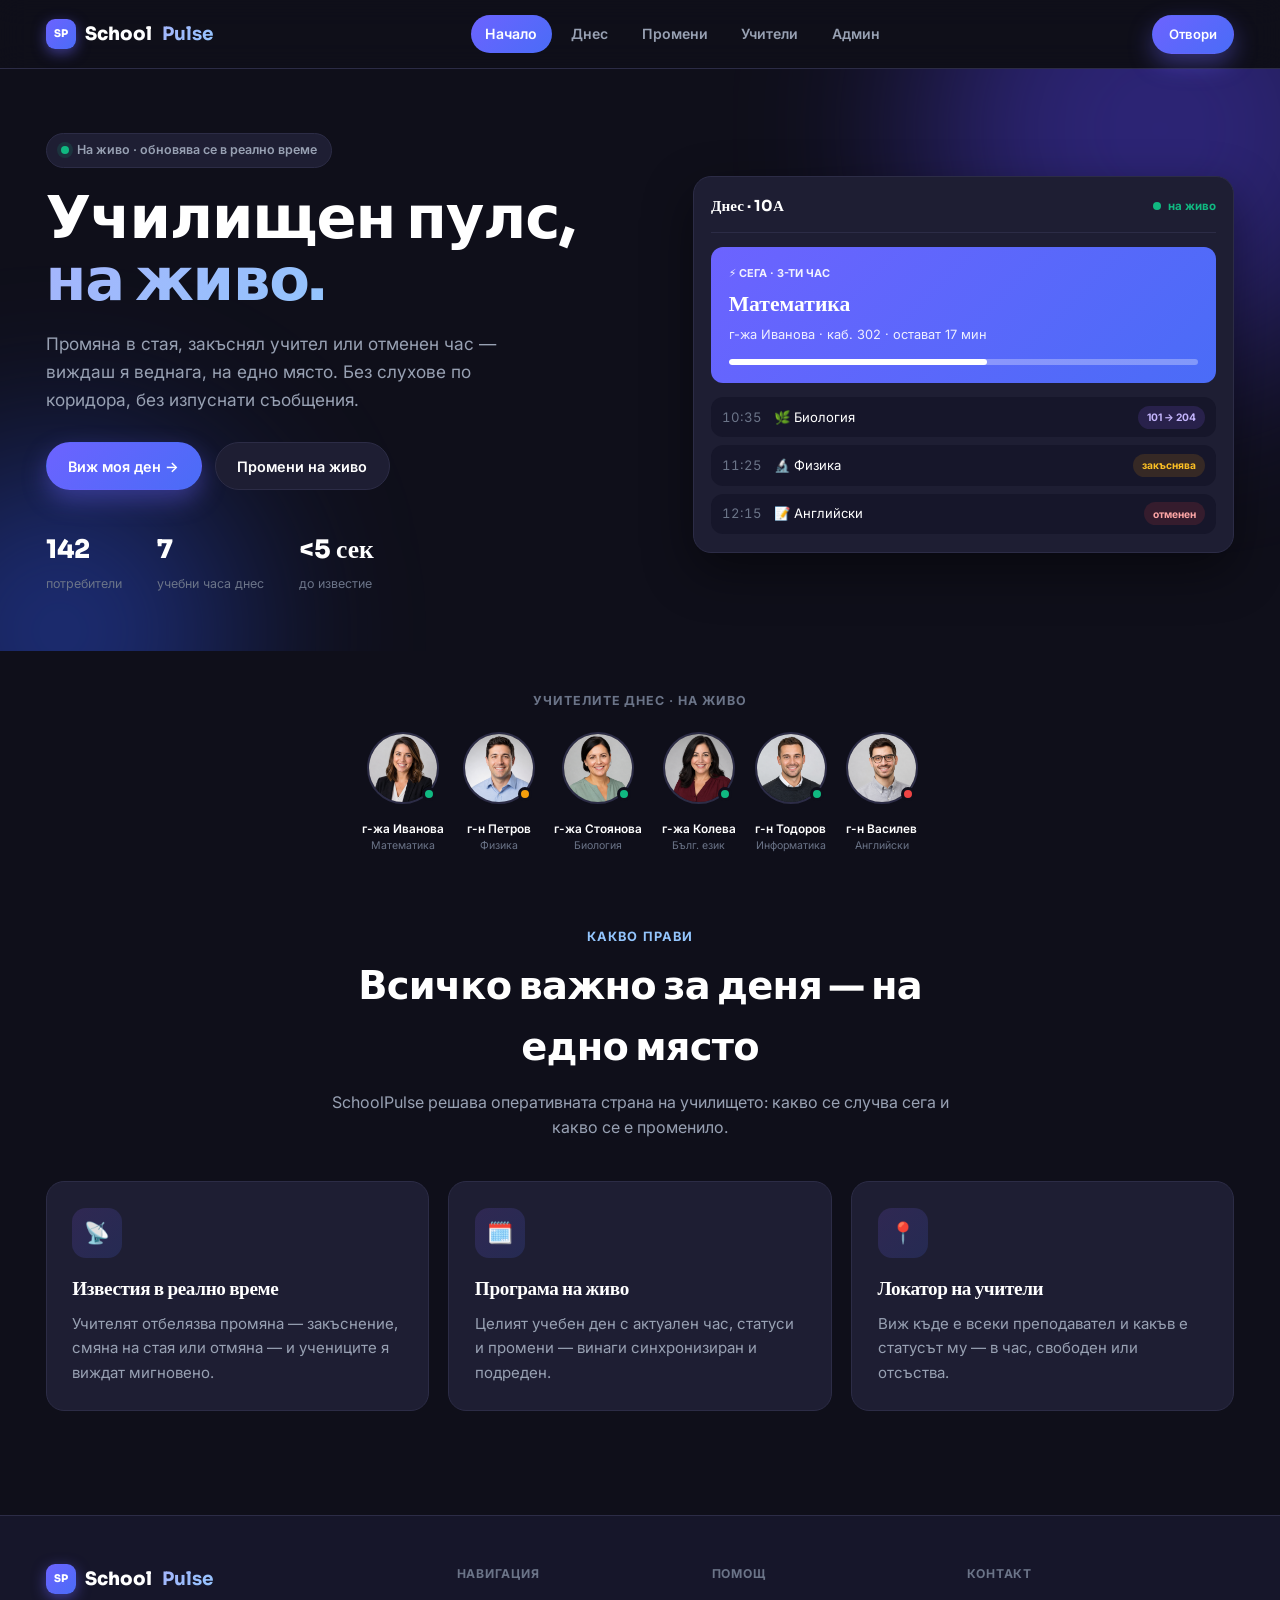
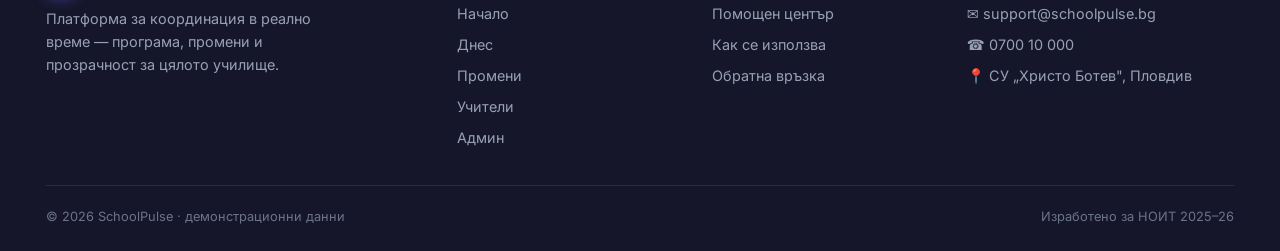
<file: index.html>
<!DOCTYPE html>
<html lang="bg">
<head>
  <meta charset="UTF-8">
  <meta name="viewport" content="width=device-width, initial-scale=1.0">
  <title>SchoolPulse — Училището на живо</title>
  <link rel="preconnect" href="https://fonts.googleapis.com">
  <link rel="preconnect" href="https://fonts.gstatic.com" crossorigin>
  <link href="https://fonts.googleapis.com/css2?family=Sora:wght@600;700;800&family=Inter:wght@400;500;600;700&display=swap" rel="stylesheet">
  <link rel="stylesheet" href="css/style.css">
</head>
<body>

  <header class="nav">
    <div class="nav__in">
      <a href="index.html" class="brand"><span class="brand__dot">SP</span> School<b>Pulse</b></a>
      <nav class="nav__links">
        <a href="index.html" class="nav__link nav__link--on">Начало</a>
        <a href="dnes.html" class="nav__link">Днес</a>
        <a href="updates.html" class="nav__link">Промени</a>
        <a href="directory.html" class="nav__link">Учители</a>
        <a href="admin.html" class="nav__link">Админ</a>
      </nav>
      <a href="dnes.html" class="btn btn--primary btn--sm">Отвори</a>
    </div>
  </header>

  <!-- HERO -->
  <section class="hero">
    <div class="hero__blob hero__blob--1"></div>
    <div class="hero__blob hero__blob--2"></div>
    <div class="wrap hero__in">
      <div>
        <span class="eyebrow"><span class="pulse"></span> На живо · обновява се в реално време</span>
        <h1 class="hero__title">Училищен пулс,<br><em>на живо.</em></h1>
        <p class="hero__sub">Промяна в стая, закъснял учител или отменен час — виждаш я веднага, на едно място. Без слухове по коридора, без изпуснати съобщения.</p>
        <div class="hero__cta">
          <a href="dnes.html" class="btn btn--primary">Виж моя ден →</a>
          <a href="updates.html" class="btn btn--ghost">Промени на живо</a>
        </div>
        <div class="hero__stats">
          <div class="hero__stat"><b>142</b><span>потребители</span></div>
          <div class="hero__stat"><b>7</b><span>учебни часа днес</span></div>
          <div class="hero__stat"><b>&lt;5 сек</b><span>до известие</span></div>
        </div>
      </div>

      <div class="prev">
        <div class="prev__h"><strong style="font-family:'Sora';font-size:0.95rem">Днес · 10А</strong><span class="prev__live">на живо</span></div>
        <div class="prev__now">
          <div class="prev__tag">⚡ СЕГА · 3-ТИ ЧАС</div>
          <div class="prev__subj">Математика</div>
          <div class="prev__meta">г-жа Иванова · каб. 302 · остават 17 мин</div>
          <div class="prev__bar"><i></i></div>
        </div>
        <div class="prev__rows">
          <div class="prow"><time>10:35</time> 🌿 Биология <span class="mini mini--violet">101 → 204</span></div>
          <div class="prow"><time>11:25</time> 🔬 Физика <span class="mini mini--amber">закъснява</span></div>
          <div class="prow"><time>12:15</time> 📝 Английски <span class="mini mini--red">отменен</span></div>
        </div>
      </div>
    </div>
  </section>

  <!-- TEAM STRIP (photos) -->
  <section class="team">
    <div class="wrap">
      <p class="team__lbl">Учителите днес · на живо</p>
      <div class="team__row">
        <div class="team__p"><span class="team__pic"><img src="assets/img/tp-1.png" alt="г-жа Иванова"><span class="sd sd--green"></span></span><div class="team__n">г-жа Иванова</div><div class="team__s">Математика</div></div>
        <div class="team__p"><span class="team__pic"><img src="assets/img/tp-2.png" alt="г-н Петров"><span class="sd sd--amber"></span></span><div class="team__n">г-н Петров</div><div class="team__s">Физика</div></div>
        <div class="team__p"><span class="team__pic"><img src="assets/img/tp-4.png" alt="г-жа Стоянова"><span class="sd sd--green"></span></span><div class="team__n">г-жа Стоянова</div><div class="team__s">Биология</div></div>
        <div class="team__p"><span class="team__pic"><img src="assets/img/tp-7.png" alt="г-жа Колева"><span class="sd sd--green"></span></span><div class="team__n">г-жа Колева</div><div class="team__s">Бълг. език</div></div>
        <div class="team__p"><span class="team__pic"><img src="assets/img/tp-8.png" alt="г-н Тодоров"><span class="sd sd--green"></span></span><div class="team__n">г-н Тодоров</div><div class="team__s">Информатика</div></div>
        <div class="team__p"><span class="team__pic"><img src="assets/img/tp-5.png" alt="г-н Василев"><span class="sd sd--red"></span></span><div class="team__n">г-н Василев</div><div class="team__s">Английски</div></div>
      </div>
    </div>
  </section>

  <!-- FEATURES -->
  <section class="section">
    <div class="wrap">
      <div class="shead">
        <p class="shead__k">Какво прави</p>
        <h2 class="shead__t">Всичко важно за деня — на едно място</h2>
        <p class="shead__s">SchoolPulse решава оперативната страна на училището: какво се случва сега и какво се е променило.</p>
      </div>
      <div class="features">
        <article class="feature"><div class="feature__ic">📡</div><h3 class="feature__t">Известия в реално време</h3><p class="feature__d">Учителят отбелязва промяна — закъснение, смяна на стая или отмяна — и учениците я виждат мигновено.</p></article>
        <article class="feature"><div class="feature__ic">🗓️</div><h3 class="feature__t">Програма на живо</h3><p class="feature__d">Целият учебен ден с актуален час, статуси и промени — винаги синхронизиран и подреден.</p></article>
        <article class="feature"><div class="feature__ic">📍</div><h3 class="feature__t">Локатор на учители</h3><p class="feature__d">Виж къде е всеки преподавател и какъв е статусът му — в час, свободен или отсъства.</p></article>
      </div>
    </div>
  </section>

  <footer class="foot">
    <div class="wrap">
      <div class="foot__grid">
        <div><a href="index.html" class="brand"><span class="brand__dot">SP</span> School<b>Pulse</b></a><p class="foot__about">Платформа за координация в реално време — програма, промени и прозрачност за цялото училище.</p></div>
        <div class="foot__col"><h4>Навигация</h4><a href="index.html">Начало</a><a href="dnes.html">Днес</a><a href="updates.html">Промени</a><a href="directory.html">Учители</a><a href="admin.html">Админ</a></div>
        <div class="foot__col"><h4>Помощ</h4><a href="#">Помощен център</a><a href="#">Как се използва</a><a href="#">Обратна връзка</a></div>
        <div class="foot__col"><h4>Контакт</h4><p>✉ support@schoolpulse.bg</p><p>☎ 0700 10 000</p><p>📍 СУ „Христо Ботев", Пловдив</p></div>
      </div>
      <div class="foot__bar"><span>© 2026 SchoolPulse · демонстрационни данни</span><span>Изработено за НОИТ 2025–26</span></div>
    </div>
  </footer>

</body>
</html>
</file>
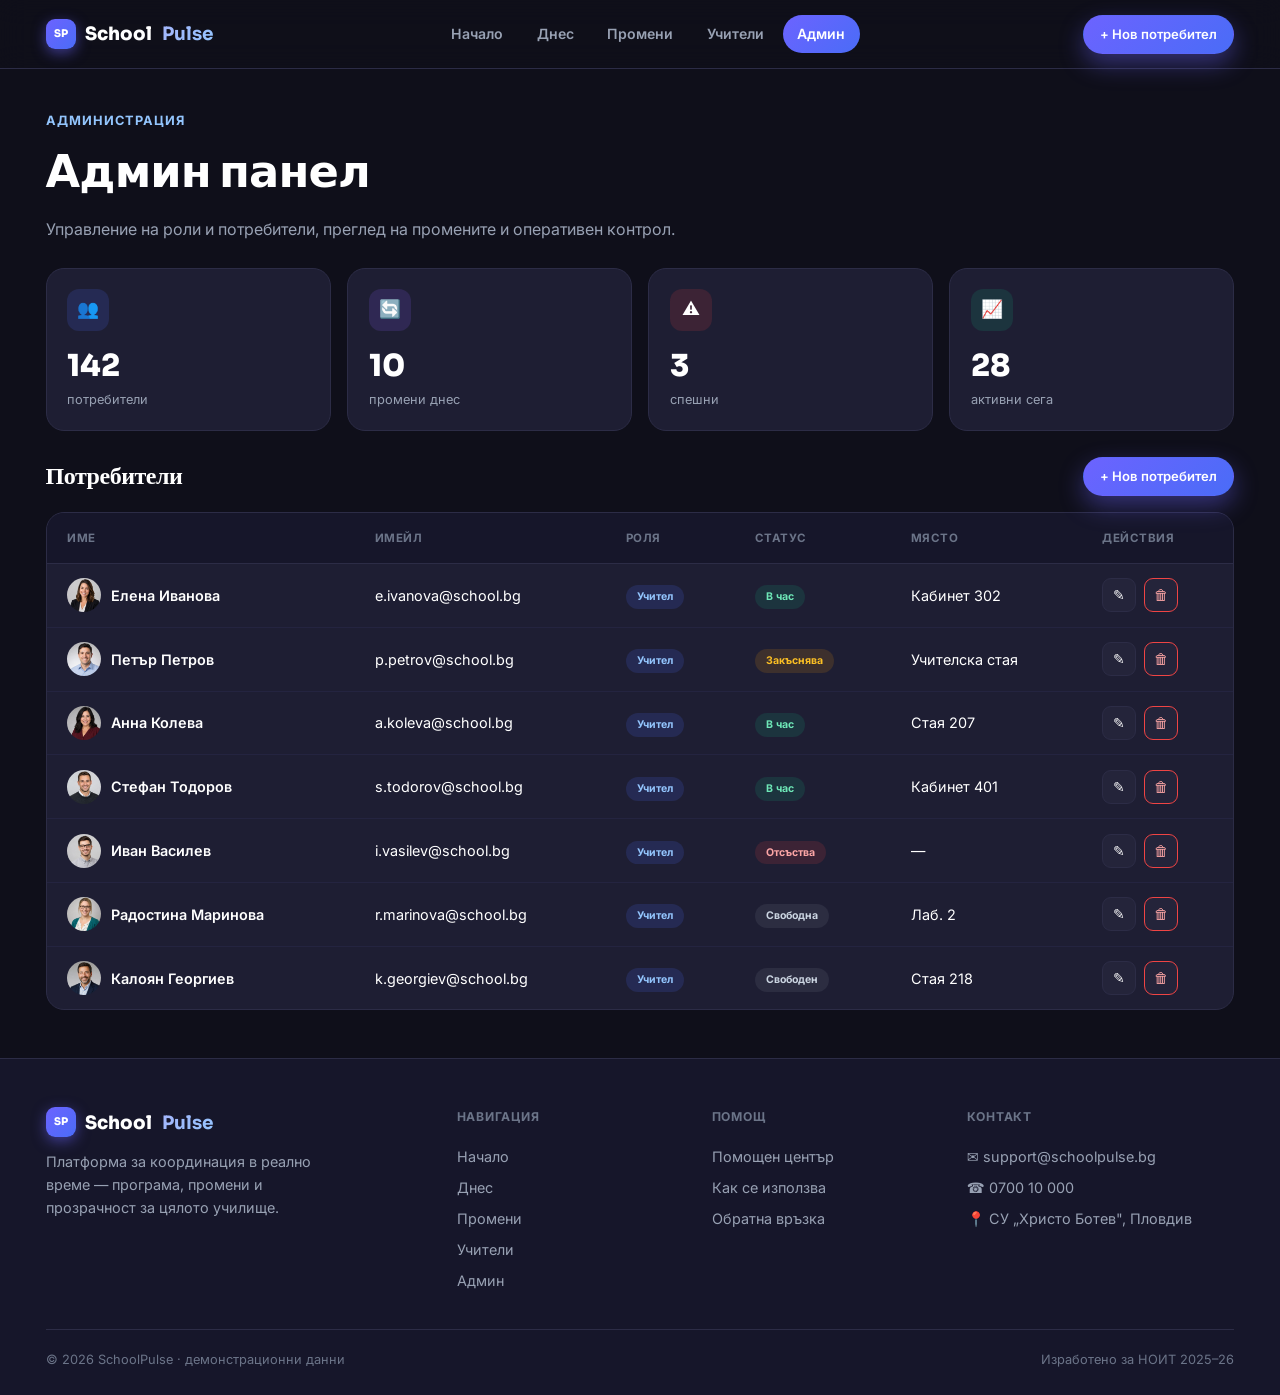
<file: admin.html>
<!DOCTYPE html>
<html lang="bg">
<head>
  <meta charset="UTF-8">
  <meta name="viewport" content="width=device-width, initial-scale=1.0">
  <title>SchoolPulse — Админ</title>
  <link rel="preconnect" href="https://fonts.googleapis.com">
  <link rel="preconnect" href="https://fonts.gstatic.com" crossorigin>
  <link href="https://fonts.googleapis.com/css2?family=Sora:wght@600;700;800&family=Inter:wght@400;500;600;700&display=swap" rel="stylesheet">
  <link rel="stylesheet" href="css/style.css">
</head>
<body>

  <header class="nav">
    <div class="nav__in">
      <a href="index.html" class="brand"><span class="brand__dot">SP</span> School<b>Pulse</b></a>
      <nav class="nav__links">
        <a href="index.html" class="nav__link">Начало</a>
        <a href="dnes.html" class="nav__link">Днес</a>
        <a href="updates.html" class="nav__link">Промени</a>
        <a href="directory.html" class="nav__link">Учители</a>
        <a href="admin.html" class="nav__link nav__link--on">Админ</a>
      </nav>
      <a href="#" class="btn btn--primary btn--sm nav__cta">+ Нов потребител</a>
    </div>
  </header>

  <main class="wrap">

    <div class="ph">
      <p class="ph__k">администрация</p>
      <h1 class="ph__t">Админ панел</h1>
      <p class="ph__s">Управление на роли и потребители, преглед на промените и оперативен контрол.</p>
    </div>

    <section class="stats">
      <div class="stat"><div class="stat__ic ic--blue">👥</div><div class="stat__n">142</div><div class="stat__l">потребители</div></div>
      <div class="stat"><div class="stat__ic ic--violet">🔄</div><div class="stat__n">10</div><div class="stat__l">промени днес</div></div>
      <div class="stat"><div class="stat__ic ic--red">⚠️</div><div class="stat__n">3</div><div class="stat__l">спешни</div></div>
      <div class="stat"><div class="stat__ic ic--green">📈</div><div class="stat__n">28</div><div class="stat__l">активни сега</div></div>
    </section>

    <div class="amgr">
      <h2 class="amgr__t">Потребители</h2>
      <a href="#" class="btn btn--primary btn--sm">+ Нов потребител</a>
    </div>

    <div class="tablecard">
      <table>
        <thead><tr><th>Име</th><th>Имейл</th><th>Роля</th><th>Статус</th><th>Място</th><th>Действия</th></tr></thead>
        <tbody>
          <tr>
            <td><span class="usercell"><img src="assets/img/tp-1.png" alt="">Елена Иванова</span></td>
            <td>e.ivanova@school.bg</td><td><span class="pill pill--blue">Учител</span></td>
            <td><span class="pill pill--green">В час</span></td><td>Кабинет 302</td>
            <td><div class="tac"><button class="tbtn">✎</button><button class="tbtn tbtn--del">🗑</button></div></td>
          </tr>
          <tr>
            <td><span class="usercell"><img src="assets/img/tp-2.png" alt="">Петър Петров</span></td>
            <td>p.petrov@school.bg</td><td><span class="pill pill--blue">Учител</span></td>
            <td><span class="pill pill--amber">Закъснява</span></td><td>Учителска стая</td>
            <td><div class="tac"><button class="tbtn">✎</button><button class="tbtn tbtn--del">🗑</button></div></td>
          </tr>
          <tr>
            <td><span class="usercell"><img src="assets/img/tp-7.png" alt="">Анна Колева</span></td>
            <td>a.koleva@school.bg</td><td><span class="pill pill--blue">Учител</span></td>
            <td><span class="pill pill--green">В час</span></td><td>Стая 207</td>
            <td><div class="tac"><button class="tbtn">✎</button><button class="tbtn tbtn--del">🗑</button></div></td>
          </tr>
          <tr>
            <td><span class="usercell"><img src="assets/img/tp-8.png" alt="">Стефан Тодоров</span></td>
            <td>s.todorov@school.bg</td><td><span class="pill pill--blue">Учител</span></td>
            <td><span class="pill pill--green">В час</span></td><td>Кабинет 401</td>
            <td><div class="tac"><button class="tbtn">✎</button><button class="tbtn tbtn--del">🗑</button></div></td>
          </tr>
          <tr>
            <td><span class="usercell"><img src="assets/img/tp-5.png" alt="">Иван Василев</span></td>
            <td>i.vasilev@school.bg</td><td><span class="pill pill--blue">Учител</span></td>
            <td><span class="pill pill--red">Отсъства</span></td><td>—</td>
            <td><div class="tac"><button class="tbtn">✎</button><button class="tbtn tbtn--del">🗑</button></div></td>
          </tr>
          <tr>
            <td><span class="usercell"><img src="assets/img/tp-9.png" alt="">Радостина Маринова</span></td>
            <td>r.marinova@school.bg</td><td><span class="pill pill--blue">Учител</span></td>
            <td><span class="pill pill--slate">Свободна</span></td><td>Лаб. 2</td>
            <td><div class="tac"><button class="tbtn">✎</button><button class="tbtn tbtn--del">🗑</button></div></td>
          </tr>
          <tr>
            <td><span class="usercell"><img src="assets/img/tp-10.png" alt="">Калоян Георгиев</span></td>
            <td>k.georgiev@school.bg</td><td><span class="pill pill--blue">Учител</span></td>
            <td><span class="pill pill--slate">Свободен</span></td><td>Стая 218</td>
            <td><div class="tac"><button class="tbtn">✎</button><button class="tbtn tbtn--del">🗑</button></div></td>
          </tr>
        </tbody>
      </table>
    </div>

  </main>

  <footer class="foot">
    <div class="wrap">
      <div class="foot__grid">
        <div>
          <a href="index.html" class="brand"><span class="brand__dot">SP</span> School<b>Pulse</b></a>
          <p class="foot__about">Платформа за координация в реално време — програма, промени и прозрачност за цялото училище.</p>
        </div>
        <div class="foot__col"><h4>Навигация</h4><a href="index.html">Начало</a><a href="dnes.html">Днес</a><a href="updates.html">Промени</a><a href="directory.html">Учители</a><a href="admin.html">Админ</a></div>
        <div class="foot__col"><h4>Помощ</h4><a href="#">Помощен център</a><a href="#">Как се използва</a><a href="#">Обратна връзка</a></div>
        <div class="foot__col"><h4>Контакт</h4><p>✉ support@schoolpulse.bg</p><p>☎ 0700 10 000</p><p>📍 СУ „Христо Ботев", Пловдив</p></div>
      </div>
      <div class="foot__bar"><span>© 2026 SchoolPulse · демонстрационни данни</span><span>Изработено за НОИТ 2025–26</span></div>
    </div>
  </footer>

</body>
</html>
</file>
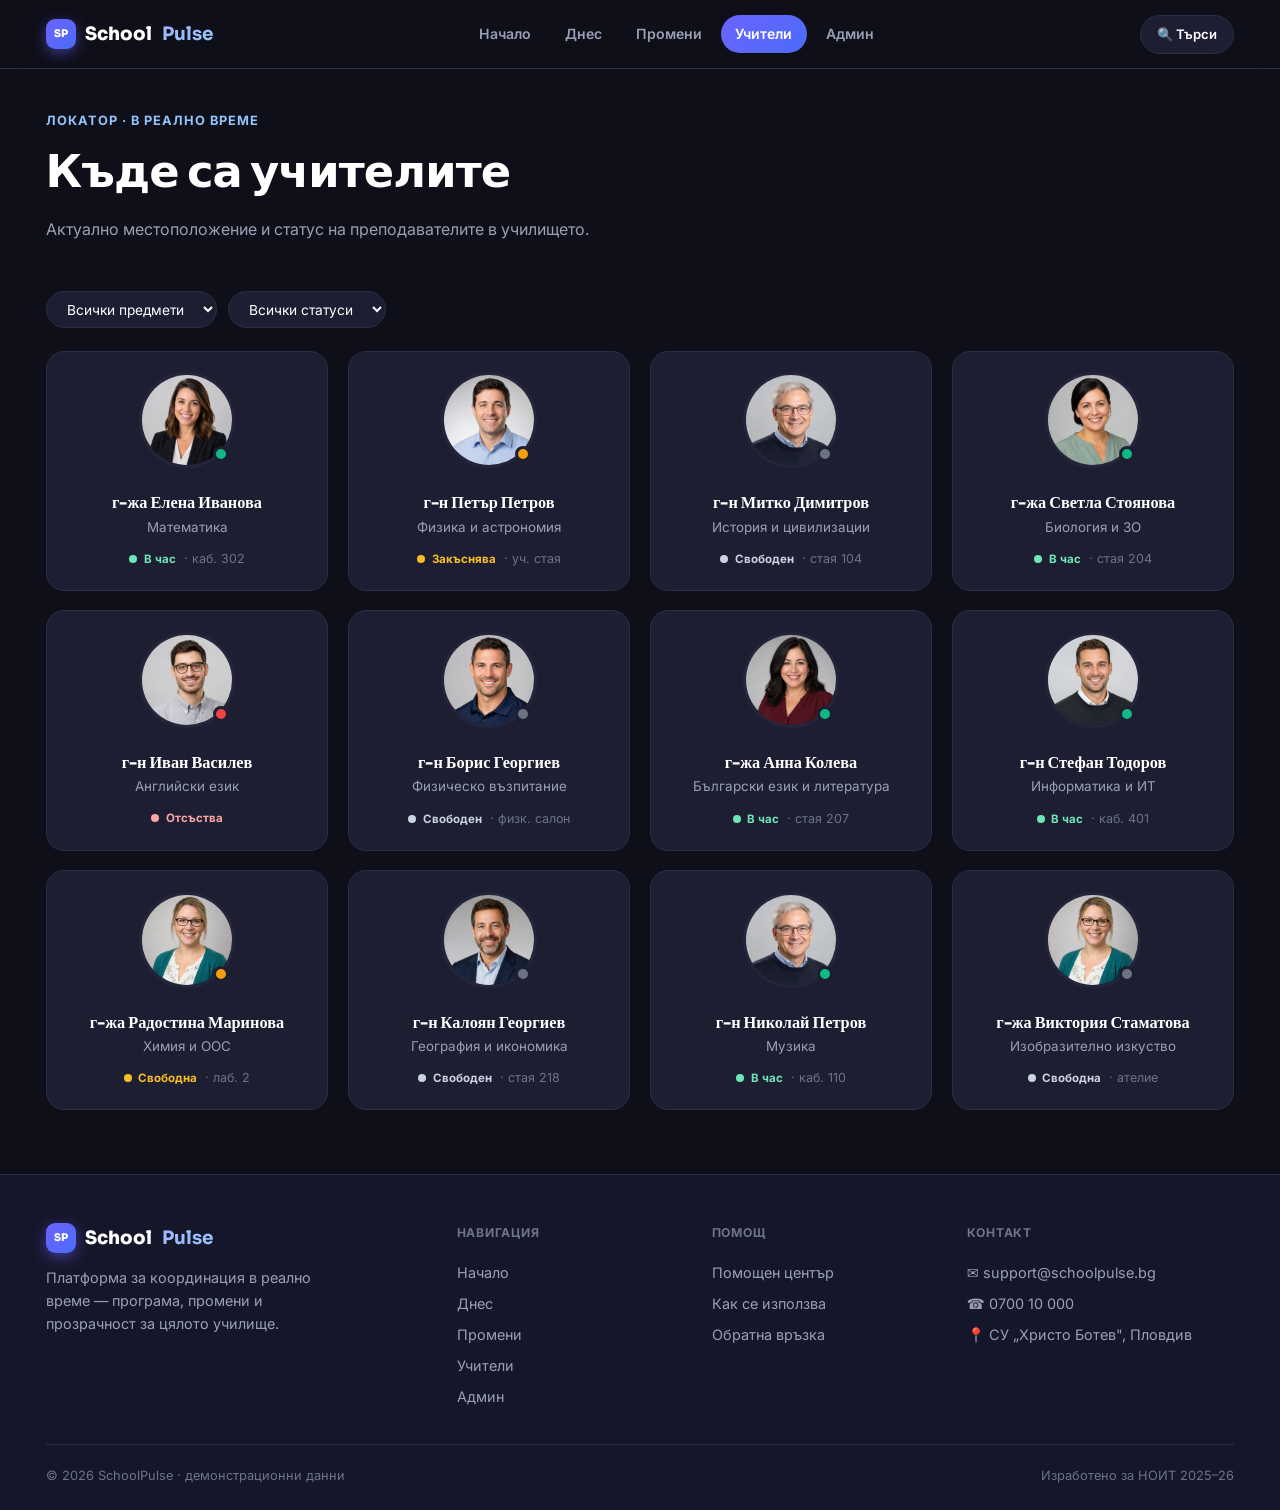
<file: directory.html>
<!DOCTYPE html>
<html lang="bg">
<head>
  <meta charset="UTF-8">
  <meta name="viewport" content="width=device-width, initial-scale=1.0">
  <title>SchoolPulse — Учители</title>
  <link rel="preconnect" href="https://fonts.googleapis.com">
  <link rel="preconnect" href="https://fonts.gstatic.com" crossorigin>
  <link href="https://fonts.googleapis.com/css2?family=Sora:wght@600;700;800&family=Inter:wght@400;500;600;700&display=swap" rel="stylesheet">
  <link rel="stylesheet" href="css/style.css">
</head>
<body>

  <header class="nav">
    <div class="nav__in">
      <a href="index.html" class="brand"><span class="brand__dot">SP</span> School<b>Pulse</b></a>
      <nav class="nav__links">
        <a href="index.html" class="nav__link">Начало</a>
        <a href="dnes.html" class="nav__link">Днес</a>
        <a href="updates.html" class="nav__link">Промени</a>
        <a href="directory.html" class="nav__link nav__link--on">Учители</a>
        <a href="admin.html" class="nav__link">Админ</a>
      </nav>
      <a href="#" class="btn btn--ghost btn--sm">🔍 Търси</a>
    </div>
  </header>

  <main class="wrap">

    <div class="ph">
      <p class="ph__k">локатор · в реално време</p>
      <h1 class="ph__t">Къде са учителите</h1>
      <p class="ph__s">Актуално местоположение и статус на преподавателите в училището.</p>
    </div>

    <div class="filters">
      <select class="sel"><option>Всички предмети</option><option>Природни науки</option><option>Хуманитарни</option></select>
      <select class="sel"><option>Всички статуси</option><option>В час</option><option>Свободен</option><option>Отсъства</option></select>
      <span class="filters__sp"></span>
    </div>

    <section class="tgrid">

      <figure class="tcard">
        <span class="tcard__pic"><img src="assets/img/tp-1.png" alt="г-жа Елена Иванова"><span class="sd sd--green"></span></span>
        <figcaption class="tcard__name">г-жа Елена Иванова</figcaption>
        <p class="tcard__subj">Математика</p>
        <div class="tcard__row"><span class="status status--green">В час</span><span class="tcard__loc">· каб. 302</span></div>
      </figure>

      <figure class="tcard">
        <span class="tcard__pic"><img src="assets/img/tp-2.png" alt="г-н Петър Петров"><span class="sd sd--amber"></span></span>
        <figcaption class="tcard__name">г-н Петър Петров</figcaption>
        <p class="tcard__subj">Физика и астрономия</p>
        <div class="tcard__row"><span class="status status--amber">Закъснява</span><span class="tcard__loc">· уч. стая</span></div>
      </figure>

      <figure class="tcard">
        <span class="tcard__pic"><img src="assets/img/tp-3.png" alt="г-н Митко Димитров"><span class="sd sd--slate"></span></span>
        <figcaption class="tcard__name">г-н Митко Димитров</figcaption>
        <p class="tcard__subj">История и цивилизации</p>
        <div class="tcard__row"><span class="status status--slate">Свободен</span><span class="tcard__loc">· стая 104</span></div>
      </figure>

      <figure class="tcard">
        <span class="tcard__pic"><img src="assets/img/tp-4.png" alt="г-жа Светла Стоянова"><span class="sd sd--green"></span></span>
        <figcaption class="tcard__name">г-жа Светла Стоянова</figcaption>
        <p class="tcard__subj">Биология и ЗО</p>
        <div class="tcard__row"><span class="status status--green">В час</span><span class="tcard__loc">· стая 204</span></div>
      </figure>

      <figure class="tcard">
        <span class="tcard__pic"><img src="assets/img/tp-5.png" alt="г-н Иван Василев"><span class="sd sd--red"></span></span>
        <figcaption class="tcard__name">г-н Иван Василев</figcaption>
        <p class="tcard__subj">Английски език</p>
        <div class="tcard__row"><span class="status status--red">Отсъства</span></div>
      </figure>

      <figure class="tcard">
        <span class="tcard__pic"><img src="assets/img/tp-6.png" alt="г-н Борис Георгиев"><span class="sd sd--slate"></span></span>
        <figcaption class="tcard__name">г-н Борис Георгиев</figcaption>
        <p class="tcard__subj">Физическо възпитание</p>
        <div class="tcard__row"><span class="status status--slate">Свободен</span><span class="tcard__loc">· физк. салон</span></div>
      </figure>

      <figure class="tcard">
        <span class="tcard__pic"><img src="assets/img/tp-7.png" alt="г-жа Анна Колева"><span class="sd sd--green"></span></span>
        <figcaption class="tcard__name">г-жа Анна Колева</figcaption>
        <p class="tcard__subj">Български език и литература</p>
        <div class="tcard__row"><span class="status status--green">В час</span><span class="tcard__loc">· стая 207</span></div>
      </figure>

      <figure class="tcard">
        <span class="tcard__pic"><img src="assets/img/tp-8.png" alt="г-н Стефан Тодоров"><span class="sd sd--green"></span></span>
        <figcaption class="tcard__name">г-н Стефан Тодоров</figcaption>
        <p class="tcard__subj">Информатика и ИТ</p>
        <div class="tcard__row"><span class="status status--green">В час</span><span class="tcard__loc">· каб. 401</span></div>
      </figure>

      <figure class="tcard">
        <span class="tcard__pic"><img src="assets/img/tp-9.png" alt="г-жа Радостина Маринова"><span class="sd sd--amber"></span></span>
        <figcaption class="tcard__name">г-жа Радостина Маринова</figcaption>
        <p class="tcard__subj">Химия и ООС</p>
        <div class="tcard__row"><span class="status status--amber">Свободна</span><span class="tcard__loc">· лаб. 2</span></div>
      </figure>

      <figure class="tcard">
        <span class="tcard__pic"><img src="assets/img/tp-10.png" alt="г-н Калоян Георгиев"><span class="sd sd--slate"></span></span>
        <figcaption class="tcard__name">г-н Калоян Георгиев</figcaption>
        <p class="tcard__subj">География и икономика</p>
        <div class="tcard__row"><span class="status status--slate">Свободен</span><span class="tcard__loc">· стая 218</span></div>
      </figure>

      <figure class="tcard">
        <span class="tcard__pic"><img src="assets/img/tp-3.png" alt="г-н Николай Петров"><span class="sd sd--green"></span></span>
        <figcaption class="tcard__name">г-н Николай Петров</figcaption>
        <p class="tcard__subj">Музика</p>
        <div class="tcard__row"><span class="status status--green">В час</span><span class="tcard__loc">· каб. 110</span></div>
      </figure>

      <figure class="tcard">
        <span class="tcard__pic"><img src="assets/img/tp-9.png" alt="г-жа Виктория Стаматова"><span class="sd sd--slate"></span></span>
        <figcaption class="tcard__name">г-жа Виктория Стаматова</figcaption>
        <p class="tcard__subj">Изобразително изкуство</p>
        <div class="tcard__row"><span class="status status--slate">Свободна</span><span class="tcard__loc">· ателие</span></div>
      </figure>

    </section>
  </main>

  <footer class="foot">
    <div class="wrap">
      <div class="foot__grid">
        <div><a href="index.html" class="brand"><span class="brand__dot">SP</span> School<b>Pulse</b></a><p class="foot__about">Платформа за координация в реално време — програма, промени и прозрачност за цялото училище.</p></div>
        <div class="foot__col"><h4>Навигация</h4><a href="index.html">Начало</a><a href="dnes.html">Днес</a><a href="updates.html">Промени</a><a href="directory.html">Учители</a><a href="admin.html">Админ</a></div>
        <div class="foot__col"><h4>Помощ</h4><a href="#">Помощен център</a><a href="#">Как се използва</a><a href="#">Обратна връзка</a></div>
        <div class="foot__col"><h4>Контакт</h4><p>✉ support@schoolpulse.bg</p><p>☎ 0700 10 000</p><p>📍 СУ „Христо Ботев", Пловдив</p></div>
      </div>
      <div class="foot__bar"><span>© 2026 SchoolPulse · демонстрационни данни</span><span>Изработено за НОИТ 2025–26</span></div>
    </div>
  </footer>

</body>
</html>
</file>
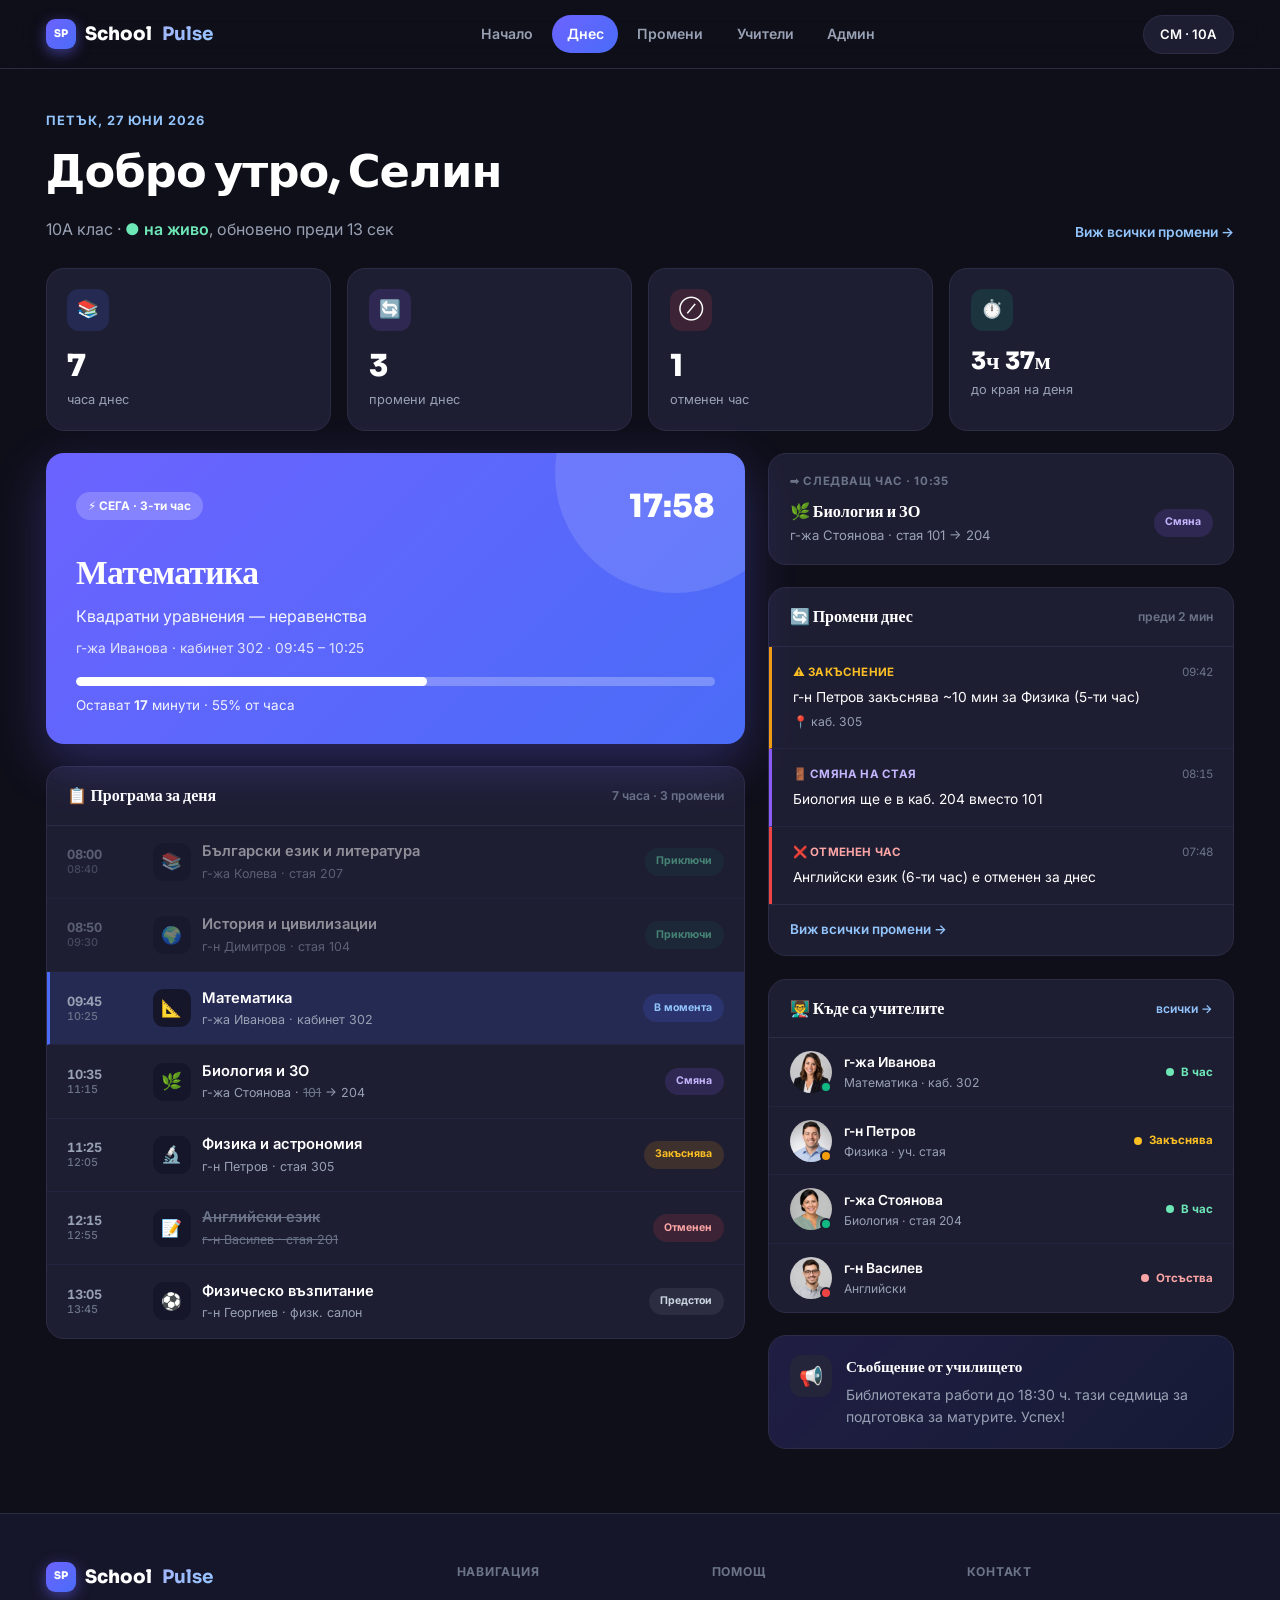
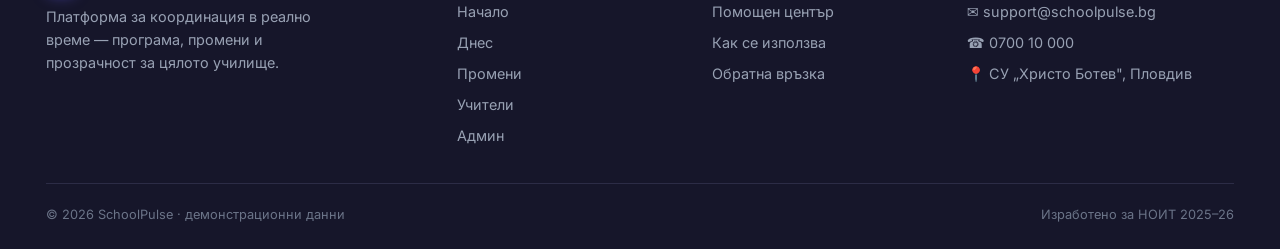
<file: dnes.html>
<!DOCTYPE html>
<html lang="bg">
<head>
  <meta charset="UTF-8">
  <meta name="viewport" content="width=device-width, initial-scale=1.0">
  <title>SchoolPulse — Днес</title>
  <link rel="preconnect" href="https://fonts.googleapis.com">
  <link rel="preconnect" href="https://fonts.gstatic.com" crossorigin>
  <link href="https://fonts.googleapis.com/css2?family=Sora:wght@600;700;800&family=Inter:wght@400;500;600;700&display=swap" rel="stylesheet">
  <link rel="stylesheet" href="css/style.css">
</head>
<body>

  <header class="nav">
    <div class="nav__in">
      <a href="index.html" class="brand"><span class="brand__dot">SP</span> School<b>Pulse</b></a>
      <nav class="nav__links">
        <a href="index.html" class="nav__link">Начало</a>
        <a href="dnes.html" class="nav__link nav__link--on">Днес</a>
        <a href="updates.html" class="nav__link">Промени</a>
        <a href="directory.html" class="nav__link">Учители</a>
        <a href="admin.html" class="nav__link">Админ</a>
      </nav>
      <a href="#" class="btn btn--ghost btn--sm">СМ · 10А</a>
    </div>
  </header>

  <main class="wrap">

    <div class="ph">
      <div class="ph__row">
        <div>
          <p class="ph__k">петък, 27 юни 2026</p>
          <h1 class="ph__t">Добро утро, Селин</h1>
          <p class="ph__s">10А клас · <span style="color:#6ee7b7;font-weight:600">● на живо</span>, обновено преди <span id="sync-ago">12</span> сек</p>
        </div>
        <a href="updates.html" class="ph__link">Виж всички промени →</a>
      </div>
    </div>

    <section class="stats" style="margin-bottom:1.4rem">
      <div class="stat"><div class="stat__ic ic--blue">📚</div><div class="stat__n">7</div><div class="stat__l">часа днес</div></div>
      <div class="stat"><div class="stat__ic ic--violet">🔄</div><div class="stat__n">3</div><div class="stat__l">промени днес</div></div>
      <div class="stat"><div class="stat__ic ic--red">⊘</div><div class="stat__n">1</div><div class="stat__l">отменен час</div></div>
      <div class="stat"><div class="stat__ic ic--green">⏱️</div><div class="stat__n" id="day-end-left" style="font-size:1.5rem">3ч 37м</div><div class="stat__l">до края на деня</div></div>
    </section>

    <div class="grid2">
      <div class="col">
        <section class="now">
          <div class="now__top"><span class="now__tag">⚡ СЕГА · 3-ти час</span><span class="now__timer" id="countdown">17:51</span></div>
          <h2 class="now__subj">Математика</h2>
          <p class="now__topic">Квадратни уравнения — неравенства</p>
          <p class="now__meta">г-жа Иванова · кабинет 302 · 09:45 – 10:25</p>
          <div class="now__bar"><i id="progress-fill" style="width:55%"></i></div>
          <p class="now__left">Остават <strong id="mins-left">17</strong> минути · <span id="progress-pct">55</span>% от часа</p>
        </section>

        <section class="card">
          <div class="card__h"><span class="card__t">📋 Програма за деня</span><span class="card__m">7 часа · 3 промени</span></div>
          <div class="sched">
            <div class="row row--done"><span class="row__time">08:00<small>08:40</small></span><div class="row__main"><span class="row__ic">📚</span><div><div class="row__s">Български език и литература</div><div class="row__sub">г-жа Колева · стая 207</div></div></div><span class="pill pill--green">Приключи</span></div>
            <div class="row row--done"><span class="row__time">08:50<small>09:30</small></span><div class="row__main"><span class="row__ic">🌍</span><div><div class="row__s">История и цивилизации</div><div class="row__sub">г-н Димитров · стая 104</div></div></div><span class="pill pill--green">Приключи</span></div>
            <div class="row row--now"><span class="row__time">09:45<small>10:25</small></span><div class="row__main"><span class="row__ic">📐</span><div><div class="row__s">Математика</div><div class="row__sub">г-жа Иванова · кабинет 302</div></div></div><span class="pill pill--blue">В момента</span></div>
            <div class="row"><span class="row__time">10:35<small>11:15</small></span><div class="row__main"><span class="row__ic">🌿</span><div><div class="row__s">Биология и ЗО</div><div class="row__sub">г-жа Стоянова · <s>101</s> → 204</div></div></div><span class="pill pill--violet">Смяна</span></div>
            <div class="row"><span class="row__time">11:25<small>12:05</small></span><div class="row__main"><span class="row__ic">🔬</span><div><div class="row__s">Физика и астрономия</div><div class="row__sub">г-н Петров · стая 305</div></div></div><span class="pill pill--amber">Закъснява</span></div>
            <div class="row row--cancel"><span class="row__time">12:15<small>12:55</small></span><div class="row__main"><span class="row__ic">📝</span><div><div class="row__s">Английски език</div><div class="row__sub">г-н Василев · стая 201</div></div></div><span class="pill pill--red">Отменен</span></div>
            <div class="row"><span class="row__time">13:05<small>13:45</small></span><div class="row__main"><span class="row__ic">⚽</span><div><div class="row__s">Физическо възпитание</div><div class="row__sub">г-н Георгиев · физк. салон</div></div></div><span class="pill pill--slate">Предстои</span></div>
          </div>
        </section>
      </div>

      <div class="col">
        <section class="card next">
          <p class="next__k">➡️ Следващ час · 10:35</p>
          <div class="next__row"><div><div class="next__s">🌿 Биология и ЗО</div><div class="next__m">г-жа Стоянова · стая 101 → 204</div></div><span class="pill pill--violet">Смяна</span></div>
        </section>

        <section class="card">
          <div class="card__h"><span class="card__t">🔄 Промени днес</span><span class="card__m">преди 2 мин</span></div>
          <div class="feed">
            <div class="chg chg--amber"><div class="chg__top"><span class="chg__t">⚠️ Закъснение</span><span class="chg__time">09:42</span></div><p class="chg__d">г-н Петров закъснява ~10 мин за Физика (5-ти час)</p><p class="chg__x">📍 каб. 305</p></div>
            <div class="chg chg--violet"><div class="chg__top"><span class="chg__t">🚪 Смяна на стая</span><span class="chg__time">08:15</span></div><p class="chg__d">Биология ще е в каб. 204 вместо 101</p></div>
            <div class="chg chg--red"><div class="chg__top"><span class="chg__t">❌ Отменен час</span><span class="chg__time">07:48</span></div><p class="chg__d">Английски език (6-ти час) е отменен за днес</p></div>
          </div>
          <a href="updates.html" class="card__link">Виж всички промени →</a>
        </section>

        <section class="card">
          <div class="card__h"><span class="card__t">👨‍🏫 Къде са учителите</span><a href="directory.html" class="card__m" style="color:#93c5fd">всички →</a></div>
          <div class="tmini"><span class="tmini__pic"><img src="assets/img/tp-1.png" alt="г-жа Иванова"><span class="sd sd--green"></span></span><div class="tmini__i"><div class="tmini__n">г-жа Иванова</div><div class="tmini__s">Математика · каб. 302</div></div><span class="status status--green">В час</span></div>
          <div class="tmini"><span class="tmini__pic"><img src="assets/img/tp-2.png" alt="г-н Петров"><span class="sd sd--amber"></span></span><div class="tmini__i"><div class="tmini__n">г-н Петров</div><div class="tmini__s">Физика · уч. стая</div></div><span class="status status--amber">Закъснява</span></div>
          <div class="tmini"><span class="tmini__pic"><img src="assets/img/tp-4.png" alt="г-жа Стоянова"><span class="sd sd--green"></span></span><div class="tmini__i"><div class="tmini__n">г-жа Стоянова</div><div class="tmini__s">Биология · стая 204</div></div><span class="status status--green">В час</span></div>
          <div class="tmini"><span class="tmini__pic"><img src="assets/img/tp-5.png" alt="г-н Василев"><span class="sd sd--red"></span></span><div class="tmini__i"><div class="tmini__n">г-н Василев</div><div class="tmini__s">Английски</div></div><span class="status status--red">Отсъства</span></div>
        </section>

        <div class="announce">
          <span class="announce__ic">📢</span>
          <div><p class="announce__t">Съобщение от училището</p><p class="announce__d">Библиотеката работи до 18:30 ч. тази седмица за подготовка за матурите. Успех!</p></div>
        </div>
      </div>
    </div>
  </main>

  <footer class="foot">
    <div class="wrap">
      <div class="foot__grid">
        <div><a href="index.html" class="brand"><span class="brand__dot">SP</span> School<b>Pulse</b></a><p class="foot__about">Платформа за координация в реално време — програма, промени и прозрачност за цялото училище.</p></div>
        <div class="foot__col"><h4>Навигация</h4><a href="index.html">Начало</a><a href="dnes.html">Днес</a><a href="updates.html">Промени</a><a href="directory.html">Учители</a><a href="admin.html">Админ</a></div>
        <div class="foot__col"><h4>Помощ</h4><a href="#">Помощен център</a><a href="#">Как се използва</a><a href="#">Обратна връзка</a></div>
        <div class="foot__col"><h4>Контакт</h4><p>✉ support@schoolpulse.bg</p><p>☎ 0700 10 000</p><p>📍 СУ „Христо Ботев", Пловдив</p></div>
      </div>
      <div class="foot__bar"><span>© 2026 SchoolPulse · демонстрационни данни</span><span>Изработено за НОИТ 2025–26</span></div>
    </div>
  </footer>

  <script src="js/app.js"></script>
</body>
</html>
</file>
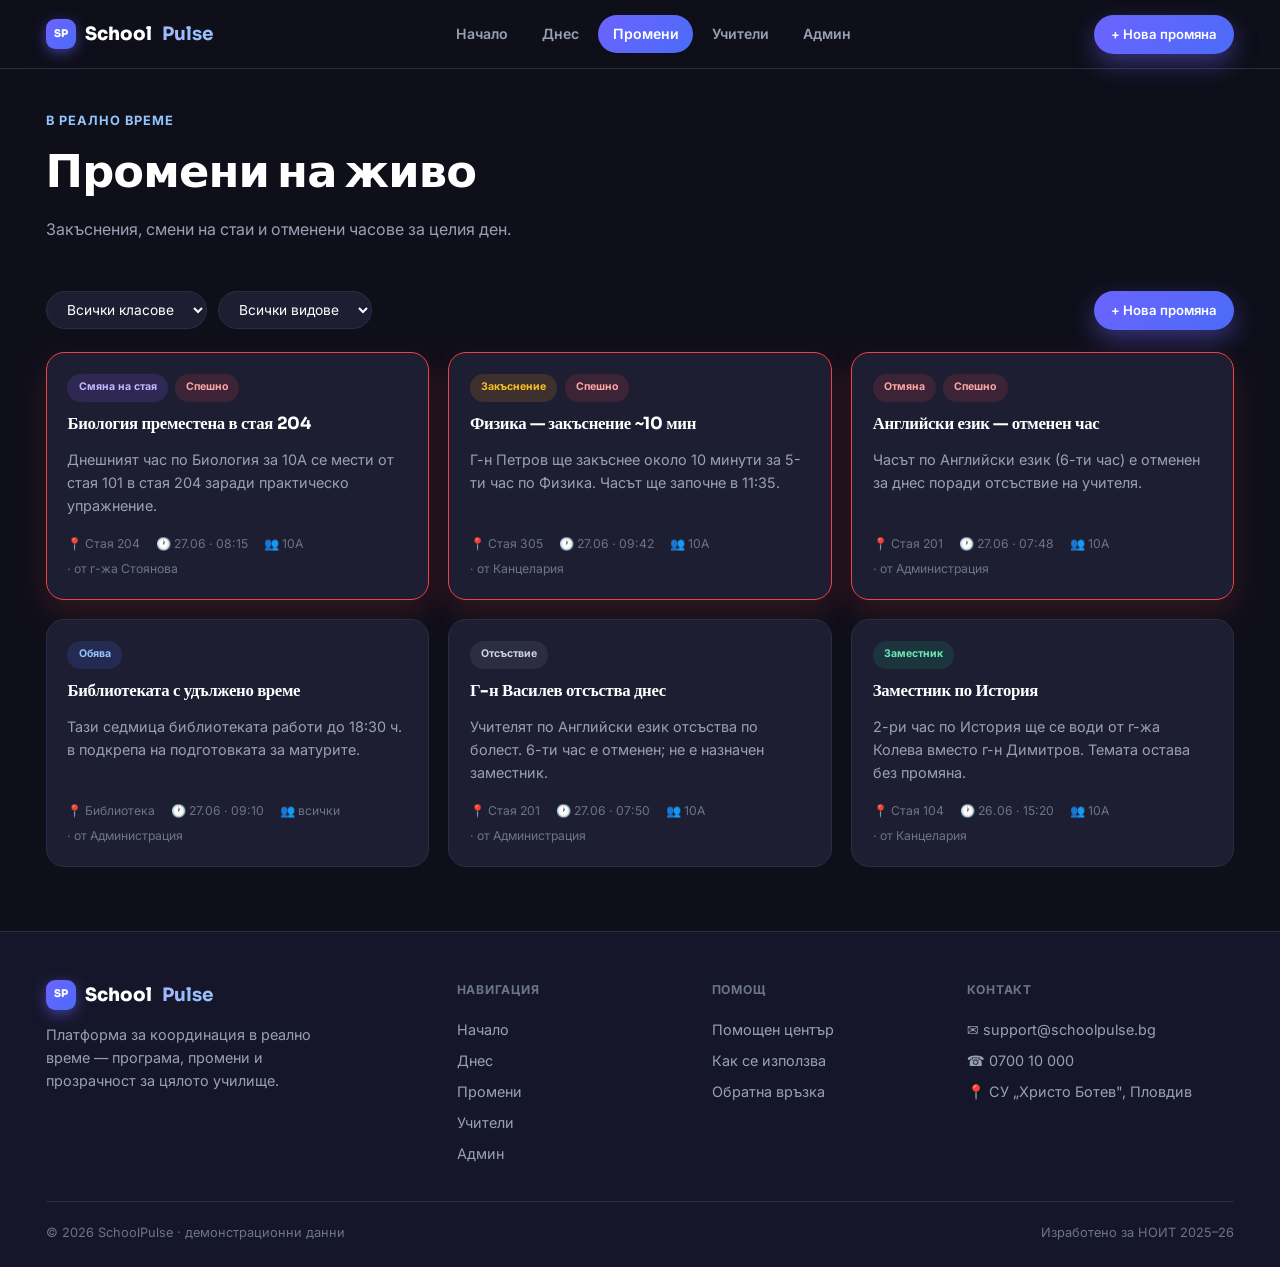
<file: updates.html>
<!DOCTYPE html>
<html lang="bg">
<head>
  <meta charset="UTF-8">
  <meta name="viewport" content="width=device-width, initial-scale=1.0">
  <title>SchoolPulse — Промени</title>
  <link rel="preconnect" href="https://fonts.googleapis.com">
  <link rel="preconnect" href="https://fonts.gstatic.com" crossorigin>
  <link href="https://fonts.googleapis.com/css2?family=Sora:wght@600;700;800&family=Inter:wght@400;500;600;700&display=swap" rel="stylesheet">
  <link rel="stylesheet" href="css/style.css">
</head>
<body>

  <header class="nav">
    <div class="nav__in">
      <a href="index.html" class="brand"><span class="brand__dot">SP</span> School<b>Pulse</b></a>
      <nav class="nav__links">
        <a href="index.html" class="nav__link">Начало</a>
        <a href="dnes.html" class="nav__link">Днес</a>
        <a href="updates.html" class="nav__link nav__link--on">Промени</a>
        <a href="directory.html" class="nav__link">Учители</a>
        <a href="admin.html" class="nav__link">Админ</a>
      </nav>
      <a href="admin.html" class="btn btn--primary btn--sm nav__cta">+ Нова промяна</a>
    </div>
  </header>

  <main class="wrap">

    <div class="ph">
      <p class="ph__k">в реално време</p>
      <h1 class="ph__t">Промени на живо</h1>
      <p class="ph__s">Закъснения, смени на стаи и отменени часове за целия ден.</p>
    </div>

    <div class="filters">
      <select class="sel"><option>Всички класове</option><option>10А</option><option>10Б</option></select>
      <select class="sel"><option>Всички видове</option><option>Смяна на стая</option><option>Отмяна</option><option>Закъснение</option></select>
      <span class="filters__sp"></span>
      <a href="admin.html" class="btn btn--primary btn--sm">+ Нова промяна</a>
    </div>

    <section class="ucards">

      <article class="uc uc--urgent">
        <div class="uc__tags"><span class="pill pill--violet">Смяна на стая</span><span class="pill pill--red">Спешно</span></div>
        <h3 class="uc__t">Биология преместена в стая 204</h3>
        <p class="uc__d">Днешният час по Биология за 10А се мести от стая 101 в стая 204 заради практическо упражнение.</p>
        <div class="uc__f"><span>📍 Стая 204</span><span>🕐 27.06 · 08:15</span><span>👥 10А</span><span>· от г-жа Стоянова</span></div>
      </article>

      <article class="uc uc--urgent">
        <div class="uc__tags"><span class="pill pill--amber">Закъснение</span><span class="pill pill--red">Спешно</span></div>
        <h3 class="uc__t">Физика — закъснение ~10 мин</h3>
        <p class="uc__d">Г-н Петров ще закъснее около 10 минути за 5-ти час по Физика. Часът ще започне в 11:35.</p>
        <div class="uc__f"><span>📍 Стая 305</span><span>🕐 27.06 · 09:42</span><span>👥 10А</span><span>· от Канцелария</span></div>
      </article>

      <article class="uc uc--urgent">
        <div class="uc__tags"><span class="pill pill--red">Отмяна</span><span class="pill pill--red">Спешно</span></div>
        <h3 class="uc__t">Английски език — отменен час</h3>
        <p class="uc__d">Часът по Английски език (6-ти час) е отменен за днес поради отсъствие на учителя.</p>
        <div class="uc__f"><span>📍 Стая 201</span><span>🕐 27.06 · 07:48</span><span>👥 10А</span><span>· от Администрация</span></div>
      </article>

      <article class="uc">
        <div class="uc__tags"><span class="pill pill--blue">Обява</span></div>
        <h3 class="uc__t">Библиотеката с удължено време</h3>
        <p class="uc__d">Тази седмица библиотеката работи до 18:30 ч. в подкрепа на подготовката за матурите.</p>
        <div class="uc__f"><span>📍 Библиотека</span><span>🕐 27.06 · 09:10</span><span>👥 всички</span><span>· от Администрация</span></div>
      </article>

      <article class="uc">
        <div class="uc__tags"><span class="pill pill--slate">Отсъствие</span></div>
        <h3 class="uc__t">Г-н Василев отсъства днес</h3>
        <p class="uc__d">Учителят по Английски език отсъства по болест. 6-ти час е отменен; не е назначен заместник.</p>
        <div class="uc__f"><span>📍 Стая 201</span><span>🕐 27.06 · 07:50</span><span>👥 10А</span><span>· от Администрация</span></div>
      </article>

      <article class="uc">
        <div class="uc__tags"><span class="pill pill--green">Заместник</span></div>
        <h3 class="uc__t">Заместник по История</h3>
        <p class="uc__d">2-ри час по История ще се води от г-жа Колева вместо г-н Димитров. Темата остава без промяна.</p>
        <div class="uc__f"><span>📍 Стая 104</span><span>🕐 26.06 · 15:20</span><span>👥 10А</span><span>· от Канцелария</span></div>
      </article>

    </section>
  </main>

  <footer class="foot">
    <div class="wrap">
      <div class="foot__grid">
        <div>
          <a href="index.html" class="brand"><span class="brand__dot">SP</span> School<b>Pulse</b></a>
          <p class="foot__about">Платформа за координация в реално време — програма, промени и прозрачност за цялото училище.</p>
        </div>
        <div class="foot__col"><h4>Навигация</h4><a href="index.html">Начало</a><a href="dnes.html">Днес</a><a href="updates.html">Промени</a><a href="directory.html">Учители</a><a href="admin.html">Админ</a></div>
        <div class="foot__col"><h4>Помощ</h4><a href="#">Помощен център</a><a href="#">Как се използва</a><a href="#">Обратна връзка</a></div>
        <div class="foot__col"><h4>Контакт</h4><p>✉ support@schoolpulse.bg</p><p>☎ 0700 10 000</p><p>📍 СУ „Христо Ботев", Пловдив</p></div>
      </div>
      <div class="foot__bar"><span>© 2026 SchoolPulse · демонстрационни данни</span><span>Изработено за НОИТ 2025–26</span></div>
    </div>
  </footer>

</body>
</html>
</file>
<file: css/style.css>
/* SchoolPulse v18 — dark premium app (navy + blue/purple) */

:root {
  --bg: #0f0f1a;
  --bg-2: #16162a;
  --card: #1e1e33;
  --card-2: #24243a;
  --line: #2c2c46;
  --line-soft: #242440;
  --txt: #ffffff;
  --muted: #98a1b3;
  --faint: #6b7488;

  --blue: #4a6cf7;
  --purple: #6c63ff;
  --green: #10b981;  --green-bg: rgba(16,185,129,0.14);
  --amber: #f59e0b;  --amber-bg: rgba(245,158,11,0.14);
  --violet: #8b5cf6; --violet-bg: rgba(139,92,246,0.16);
  --red: #ef4444;    --red-bg: rgba(239,68,68,0.14);
  --slate: #6b7280;  --slate-bg: rgba(107,114,128,0.18);
  --blue-bg: rgba(74,108,247,0.16);

  --maxw: 1240px;
  --r: 18px;
  --r-sm: 12px;
  --sh: 0 18px 50px rgba(0,0,0,0.45);
  --sh-glow: 0 18px 50px rgba(108,99,255,0.3);
}

* { box-sizing: border-box; margin: 0; padding: 0; }
html { scroll-behavior: smooth; }

body {
  font-family: "Inter", system-ui, sans-serif;
  background: var(--bg);
  color: var(--txt);
  line-height: 1.6;
  -webkit-font-smoothing: antialiased;
}
h1, h2, h3, .dsp { font-family: "Sora", system-ui, sans-serif; letter-spacing: -0.02em; }
a { color: inherit; text-decoration: none; }
img { display: block; max-width: 100%; }
a:focus-visible, button:focus-visible, input:focus-visible, select:focus-visible { outline: 3px solid var(--blue); outline-offset: 2px; border-radius: 4px; }
.wrap { max-width: var(--maxw); margin: 0 auto; padding: 0 1.6rem; }

/* ===== NAV ===== */
.nav { position: sticky; top: 0; z-index: 60; background: rgba(15,15,26,0.8); backdrop-filter: blur(14px); border-bottom: 1px solid var(--line); }
.nav__in { max-width: var(--maxw); margin: 0 auto; height: 68px; padding: 0 1.6rem; display: flex; align-items: center; justify-content: space-between; gap: 1rem; }
.brand { display: flex; align-items: center; gap: 0.6rem; font-family: "Sora"; font-weight: 800; font-size: 1.15rem; }
.brand__dot { width: 30px; height: 30px; border-radius: 9px; background: linear-gradient(135deg, var(--purple), var(--blue)); display: grid; place-items: center; color: #fff; font-size: 0.66rem; box-shadow: 0 4px 14px rgba(108,99,255,0.5); }
.brand b { background: linear-gradient(135deg, #a5b4fc, #93c5fd); -webkit-background-clip: text; background-clip: text; -webkit-text-fill-color: transparent; }
.nav__links { display: flex; gap: 0.3rem; }
.nav__link { padding: 0.5rem 0.9rem; border-radius: 999px; font-size: 0.88rem; font-weight: 600; color: var(--muted); }
.nav__link:hover { background: var(--card); color: #fff; }
.nav__link--on { background: linear-gradient(135deg, var(--purple), var(--blue)); color: #fff; }

/* ===== BUTTONS ===== */
.btn { display: inline-flex; align-items: center; gap: 0.5rem; font-weight: 600; font-size: 0.9rem; padding: 0.72rem 1.35rem; border-radius: 999px; cursor: pointer; border: 1px solid transparent; transition: transform 0.14s, box-shadow 0.14s, background 0.14s; }
.btn:hover { transform: translateY(-2px); }
.btn--primary { background: linear-gradient(135deg, var(--purple), var(--blue)); color: #fff; box-shadow: 0 10px 24px rgba(108,99,255,0.4); }
.btn--ghost { background: var(--card); color: #fff; border-color: var(--line); }
.btn--ghost:hover { background: var(--card-2); }
.btn--sm { padding: 0.5rem 1rem; font-size: 0.82rem; }

/* ===== HERO ===== */
.hero { position: relative; overflow: hidden; padding: 4rem 0 3.5rem; }
.hero__blob { position: absolute; border-radius: 50%; filter: blur(90px); opacity: 0.5; z-index: 0; }
.hero__blob--1 { width: 480px; height: 480px; background: #4a3ad0; top: -180px; right: -120px; }
.hero__blob--2 { width: 360px; height: 360px; background: #2a4bd0; bottom: -160px; left: -120px; }
.hero__in { position: relative; z-index: 1; display: grid; grid-template-columns: 1.05fr 0.95fr; gap: 3rem; align-items: center; }
.eyebrow { display: inline-flex; align-items: center; gap: 0.5rem; background: var(--card); border: 1px solid var(--line); border-radius: 999px; padding: 0.4rem 0.9rem; font-size: 0.78rem; font-weight: 600; color: var(--muted); }
.eyebrow .pulse { width: 8px; height: 8px; border-radius: 50%; background: var(--green); box-shadow: 0 0 0 4px var(--green-bg); animation: pulse 2s infinite; }
@keyframes pulse { 50% { opacity: 0.4; } }
.hero__title { font-size: clamp(2.4rem, 5vw, 3.7rem); font-weight: 800; line-height: 1.05; margin-top: 1.2rem; }
.hero__title em { font-style: normal; background: linear-gradient(135deg, #a5b4fc, #93c5fd); -webkit-background-clip: text; background-clip: text; -webkit-text-fill-color: transparent; }
.hero__sub { font-size: 1.08rem; color: var(--muted); margin-top: 1.2rem; max-width: 480px; }
.hero__cta { display: flex; gap: 0.8rem; margin-top: 1.8rem; flex-wrap: wrap; }
.hero__stats { display: flex; gap: 2.2rem; margin-top: 2.4rem; }
.hero__stat b { font-family: "Sora"; font-weight: 800; font-size: 1.6rem; display: block; }
.hero__stat span { font-size: 0.78rem; color: var(--faint); }

/* hero preview */
.prev { background: var(--card); border: 1px solid var(--line); border-radius: var(--r); box-shadow: var(--sh); padding: 1.1rem; }
.prev__h { display: flex; align-items: center; justify-content: space-between; padding-bottom: 0.85rem; border-bottom: 1px solid var(--line); }
.prev__live { font-size: 0.72rem; font-weight: 700; color: var(--green); display: flex; align-items: center; gap: 0.4rem; }
.prev__live::before { content: ""; width: 8px; height: 8px; border-radius: 50%; background: var(--green); }
.prev__now { background: linear-gradient(135deg, var(--purple), var(--blue)); border-radius: var(--r-sm); padding: 1.1rem; margin-top: 0.9rem; }
.prev__tag { font-size: 0.68rem; font-weight: 700; opacity: 0.92; }
.prev__subj { font-family: "Sora"; font-weight: 800; font-size: 1.35rem; margin-top: 0.3rem; }
.prev__meta { font-size: 0.8rem; opacity: 0.9; margin-top: 0.2rem; }
.prev__bar { height: 6px; background: rgba(255,255,255,0.3); border-radius: 999px; margin-top: 0.85rem; overflow: hidden; }
.prev__bar i { display: block; height: 100%; width: 55%; background: #fff; border-radius: 999px; }
.prev__rows { margin-top: 0.9rem; display: flex; flex-direction: column; gap: 0.5rem; }
.prow { display: flex; align-items: center; gap: 0.6rem; padding: 0.55rem 0.7rem; border-radius: var(--r-sm); background: var(--bg-2); font-size: 0.82rem; }
.prow time { color: var(--faint); width: 42px; font-variant-numeric: tabular-nums; }
.prow .mini { margin-left: auto; font-size: 0.64rem; font-weight: 700; padding: 0.2rem 0.55rem; border-radius: 999px; }
.mini--violet { background: var(--violet-bg); color: #c4b5fd; }
.mini--amber { background: var(--amber-bg); color: #fbbf24; }
.mini--red { background: var(--red-bg); color: #fca5a5; }

/* ===== TEAM STRIP (photos) ===== */
.team { padding: 2.5rem 0 1rem; }
.team__lbl { text-align: center; font-size: 0.78rem; font-weight: 700; letter-spacing: 0.08em; text-transform: uppercase; color: var(--faint); margin-bottom: 1.3rem; }
.team__row { display: flex; justify-content: center; flex-wrap: wrap; gap: 1.2rem; }
.team__p { text-align: center; }
.team__p img { width: 72px; height: 72px; border-radius: 50%; object-fit: cover; border: 2px solid var(--line); position: relative; }
.team__pic { position: relative; display: inline-block; }
.team__pic .sd { position: absolute; bottom: 3px; right: 3px; width: 14px; height: 14px; border-radius: 50%; border: 3px solid var(--bg); }
.sd--green { background: var(--green); } .sd--amber { background: var(--amber); } .sd--red { background: var(--red); } .sd--slate { background: var(--slate); }
.team__n { font-size: 0.74rem; font-weight: 600; margin-top: 0.5rem; }
.team__s { font-size: 0.66rem; color: var(--faint); }

/* ===== SECTION HEAD ===== */
.section { padding: 3.5rem 0; }
.shead { text-align: center; max-width: 620px; margin: 0 auto 2.5rem; }
.shead__k { font-size: 0.8rem; font-weight: 700; letter-spacing: 0.08em; text-transform: uppercase; color: #93c5fd; }
.shead__t { font-size: clamp(1.8rem, 3vw, 2.4rem); font-weight: 800; margin-top: 0.5rem; }
.shead__s { color: var(--muted); margin-top: 0.7rem; }

/* ===== FEATURES ===== */
.features { display: grid; grid-template-columns: repeat(3, 1fr); gap: 1.2rem; }
.feature { background: var(--card); border: 1px solid var(--line); border-radius: var(--r); padding: 1.6rem; transition: transform 0.16s, border-color 0.16s; }
.feature:hover { transform: translateY(-4px); border-color: var(--purple); }
.feature__ic { width: 50px; height: 50px; border-radius: 14px; display: grid; place-items: center; font-size: 1.3rem; background: linear-gradient(135deg, var(--violet-bg), var(--blue-bg)); }
.feature__t { font-family: "Sora"; font-weight: 700; font-size: 1.2rem; margin-top: 1rem; }
.feature__d { color: var(--muted); margin-top: 0.5rem; font-size: 0.94rem; }

/* ===== PAGE HEADER ===== */
.ph { padding: 2.6rem 0 1.6rem; }
.ph__row { display: flex; align-items: flex-end; justify-content: space-between; gap: 1rem; flex-wrap: wrap; }
.ph__k { font-size: 0.8rem; font-weight: 700; letter-spacing: 0.08em; text-transform: uppercase; color: #93c5fd; }
.ph__t { font-size: clamp(2rem, 4vw, 2.8rem); font-weight: 800; margin-top: 0.4rem; }
.ph__s { color: var(--muted); margin-top: 0.5rem; }
.ph__link { font-weight: 600; font-size: 0.86rem; color: #93c5fd; white-space: nowrap; }

/* ===== FILTERS ===== */
.filters { display: flex; gap: 0.7rem; align-items: center; flex-wrap: wrap; margin: 1.4rem 0; }
.sel { background: var(--card); border: 1px solid var(--line); border-radius: 999px; padding: 0.55rem 1rem; font: inherit; font-size: 0.86rem; color: #fff; cursor: pointer; }
.filters__sp { flex: 1; }

/* ===== STATS ===== */
.stats { display: grid; grid-template-columns: repeat(4, 1fr); gap: 1rem; }
.stat { background: var(--card); border: 1px solid var(--line); border-radius: var(--r); padding: 1.2rem 1.3rem; }
.stat__ic { width: 42px; height: 42px; border-radius: 12px; display: grid; place-items: center; font-size: 1.1rem; }
.stat__n { font-family: "Sora"; font-weight: 800; font-size: 1.9rem; margin-top: 0.7rem; }
.stat__l { font-size: 0.8rem; color: var(--muted); }
.ic--blue { background: var(--blue-bg); } .ic--violet { background: var(--violet-bg); } .ic--red { background: var(--red-bg); } .ic--green { background: var(--green-bg); }

/* ===== CARD + GRID ===== */
.grid2 { display: grid; grid-template-columns: 1.5fr 1fr; gap: 1.4rem; align-items: start; padding-bottom: 1rem; }
.col { display: flex; flex-direction: column; gap: 1.4rem; }
.card { background: var(--card); border: 1px solid var(--line); border-radius: var(--r); overflow: hidden; }
.card__h { display: flex; align-items: center; justify-content: space-between; padding: 1rem 1.3rem; border-bottom: 1px solid var(--line); }
.card__t { font-family: "Sora"; font-weight: 700; font-size: 1rem; }
.card__m { font-size: 0.76rem; color: var(--faint); font-weight: 600; }
.card__link { display: block; padding: 0.9rem 1.3rem; font-weight: 600; font-size: 0.84rem; color: #93c5fd; border-top: 1px solid var(--line); }
.card__link:hover { background: var(--card-2); }

/* ===== NOW HERO ===== */
.now { position: relative; overflow: hidden; background: linear-gradient(135deg, var(--purple) 0%, var(--blue) 100%); border-radius: var(--r); padding: 1.7rem 1.9rem; box-shadow: var(--sh-glow); }
.now::after { content: ""; position: absolute; width: 240px; height: 240px; border-radius: 50%; background: rgba(255,255,255,0.12); top: -100px; right: -50px; }
.now__top { position: relative; display: flex; align-items: center; justify-content: space-between; }
.now__tag { font-size: 0.74rem; font-weight: 700; background: rgba(255,255,255,0.2); padding: 0.3rem 0.75rem; border-radius: 999px; }
.now__timer { font-family: "Sora"; font-weight: 800; font-size: 2rem; }
.now__subj { font-family: "Sora"; font-weight: 800; font-size: 2.1rem; margin-top: 0.9rem; }
.now__topic { opacity: 0.94; margin-top: 0.25rem; }
.now__meta { font-size: 0.86rem; opacity: 0.82; margin-top: 0.5rem; }
.now__bar { height: 9px; background: rgba(255,255,255,0.26); border-radius: 999px; margin-top: 1.1rem; overflow: hidden; }
.now__bar i { display: block; height: 100%; background: #fff; border-radius: 999px; transition: width 1s linear; }
.now__left { font-size: 0.84rem; opacity: 0.92; margin-top: 0.55rem; }

/* ===== NEXT ===== */
.next { padding: 1.1rem 1.3rem; }
.next__k { font-size: 0.72rem; font-weight: 700; letter-spacing: 0.05em; text-transform: uppercase; color: var(--faint); }
.next__row { display: flex; align-items: center; justify-content: space-between; gap: 0.7rem; margin-top: 0.55rem; }
.next__s { font-family: "Sora"; font-weight: 700; font-size: 1.02rem; }
.next__m { font-size: 0.82rem; color: var(--muted); }

/* ===== SCHEDULE ===== */
.sched { display: flex; flex-direction: column; }
.row { display: grid; grid-template-columns: 72px 1fr auto; gap: 0.85rem; align-items: center; padding: 0.9rem 1.3rem; border-bottom: 1px solid var(--line-soft); }
.row:last-child { border-bottom: none; }
.row__time { font-weight: 700; font-size: 0.8rem; color: var(--muted); font-variant-numeric: tabular-nums; line-height: 1.25; }
.row__time small { display: block; font-weight: 500; color: var(--faint); font-size: 0.68rem; }
.row__main { display: flex; align-items: center; gap: 0.7rem; min-width: 0; }
.row__ic { width: 38px; height: 38px; border-radius: 11px; background: var(--bg-2); display: grid; place-items: center; font-size: 1.05rem; flex-shrink: 0; }
.row__s { font-weight: 600; font-size: 0.92rem; }
.row__sub { font-size: 0.78rem; color: var(--muted); }
.row__sub s { color: var(--faint); }
.row--now { background: var(--blue-bg); border-left: 3px solid var(--blue); padding-left: calc(1.3rem - 3px); }
.row--cancel .row__s, .row--cancel .row__sub { text-decoration: line-through; color: var(--faint); }
.row--done { opacity: 0.5; }

/* ===== PILLS ===== */
.pill { font-size: 0.66rem; font-weight: 700; padding: 0.34rem 0.7rem; border-radius: 999px; white-space: nowrap; }
.pill--green { background: var(--green-bg); color: #6ee7b7; }
.pill--blue { background: var(--blue-bg); color: #93c5fd; }
.pill--violet { background: var(--violet-bg); color: #c4b5fd; }
.pill--amber { background: var(--amber-bg); color: #fbbf24; }
.pill--red { background: var(--red-bg); color: #fca5a5; }
.pill--slate { background: var(--slate-bg); color: #cbd5e1; }

/* ===== FEED ===== */
.feed { display: flex; flex-direction: column; }
.chg { padding: 1rem 1.3rem; border-bottom: 1px solid var(--line-soft); border-left: 3px solid transparent; }
.chg:last-child { border-bottom: none; }
.chg--amber { border-left-color: var(--amber); } .chg--violet { border-left-color: var(--violet); } .chg--red { border-left-color: var(--red); }
.chg__top { display: flex; align-items: center; justify-content: space-between; gap: 0.5rem; }
.chg__t { font-size: 0.72rem; font-weight: 700; text-transform: uppercase; letter-spacing: 0.02em; }
.chg--amber .chg__t { color: #fbbf24; } .chg--violet .chg__t { color: #c4b5fd; } .chg--red .chg__t { color: #fca5a5; }
.chg__time { font-size: 0.72rem; color: var(--faint); font-variant-numeric: tabular-nums; }
.chg__d { font-size: 0.86rem; margin-top: 0.3rem; }
.chg__x { font-size: 0.76rem; margin-top: 0.25rem; color: var(--muted); }

/* ===== UPDATE CARDS ===== */
.ucards { display: grid; grid-template-columns: repeat(3, 1fr); gap: 1.2rem; padding-bottom: 1rem; }
.uc { background: var(--card); border: 1px solid var(--line); border-radius: var(--r); padding: 1.3rem; display: flex; flex-direction: column; gap: 0.6rem; transition: transform 0.16s, border-color 0.16s; }
.uc:hover { transform: translateY(-4px); }
.uc--urgent { border-color: var(--red); box-shadow: 0 12px 30px rgba(239,68,68,0.16); }
.uc__tags { display: flex; gap: 0.45rem; }
.uc__t { font-family: "Sora"; font-weight: 700; font-size: 1.05rem; }
.uc__d { font-size: 0.9rem; color: var(--muted); }
.uc__f { margin-top: auto; padding-top: 0.5rem; font-size: 0.76rem; color: var(--faint); display: flex; flex-wrap: wrap; gap: 0.3rem 1rem; }

/* ===== DIRECTORY ===== */
.tgrid { display: grid; grid-template-columns: repeat(auto-fill, minmax(230px, 1fr)); gap: 1.2rem; padding-bottom: 1rem; }
.tcard { background: var(--card); border: 1px solid var(--line); border-radius: var(--r); padding: 1.3rem; text-align: center; transition: transform 0.16s, border-color 0.16s; }
.tcard:hover { transform: translateY(-4px); border-color: var(--purple); }
.tcard__pic { position: relative; display: inline-block; }
.tcard__pic img { width: 96px; height: 96px; border-radius: 50%; object-fit: cover; border: 3px solid var(--card-2); }
.tcard__pic .sd { position: absolute; bottom: 6px; right: 6px; width: 16px; height: 16px; border-radius: 50%; border: 3px solid var(--card); }
.tcard__name { font-family: "Sora"; font-weight: 700; font-size: 1.02rem; margin-top: 0.9rem; }
.tcard__subj { font-size: 0.84rem; color: var(--muted); }
.tcard__row { display: flex; align-items: center; justify-content: center; gap: 0.5rem; margin-top: 0.7rem; }
.tcard__loc { font-size: 0.78rem; color: var(--faint); }
.status { display: inline-flex; align-items: center; gap: 0.4rem; font-size: 0.72rem; font-weight: 700; }
.status::before { content: ""; width: 8px; height: 8px; border-radius: 50%; background: currentColor; }
.status--green { color: #6ee7b7; } .status--amber { color: #fbbf24; } .status--red { color: #fca5a5; } .status--slate { color: #cbd5e1; }

/* mini teachers (dnes) */
.tmini { display: flex; align-items: center; gap: 0.75rem; padding: 0.8rem 1.3rem; border-bottom: 1px solid var(--line-soft); }
.tmini:last-of-type { border-bottom: none; }
.tmini__pic { position: relative; }
.tmini__pic img { width: 42px; height: 42px; border-radius: 50%; object-fit: cover; }
.tmini__pic .sd { position: absolute; bottom: 0; right: 0; width: 12px; height: 12px; border-radius: 50%; border: 2px solid var(--card); }
.tmini__i { flex: 1; min-width: 0; }
.tmini__n { font-weight: 600; font-size: 0.86rem; }
.tmini__s { font-size: 0.76rem; color: var(--muted); }

/* ===== ADMIN ===== */
.amgr { display: flex; align-items: center; justify-content: space-between; margin: 1.6rem 0 1rem; }
.amgr__t { font-family: "Sora"; font-weight: 800; font-size: 1.5rem; }
.tablecard { background: var(--card); border: 1px solid var(--line); border-radius: var(--r); overflow: hidden; }
table { width: 100%; border-collapse: collapse; }
thead th { text-align: left; font-size: 0.72rem; font-weight: 700; letter-spacing: 0.04em; text-transform: uppercase; color: var(--faint); padding: 1rem 1.3rem; background: var(--bg-2); border-bottom: 1px solid var(--line); }
tbody td { padding: 0.9rem 1.3rem; border-bottom: 1px solid var(--line-soft); font-size: 0.9rem; }
tbody tr:last-child td { border-bottom: none; }
tbody tr:hover { background: var(--bg-2); }
.usercell { display: flex; align-items: center; gap: 0.6rem; font-weight: 600; }
.usercell img { width: 34px; height: 34px; border-radius: 50%; object-fit: cover; }
.tac { display: flex; gap: 0.5rem; }
.tbtn { width: 34px; height: 34px; border-radius: 9px; border: 1px solid var(--line); background: var(--card-2); color: #fff; cursor: pointer; font-size: 0.9rem; }
.tbtn--del { border-color: var(--red); color: #fca5a5; }

/* ===== ANNOUNCE ===== */
.announce { display: flex; gap: 0.9rem; background: linear-gradient(135deg, rgba(108,99,255,0.18), rgba(74,108,247,0.12)); border: 1px solid var(--line); border-radius: var(--r); padding: 1.2rem 1.3rem; }
.announce__ic { width: 42px; height: 42px; border-radius: 12px; background: var(--card-2); display: grid; place-items: center; font-size: 1.2rem; flex-shrink: 0; }
.announce__t { font-family: "Sora"; font-weight: 700; font-size: 0.95rem; }
.announce__d { font-size: 0.88rem; color: var(--muted); margin-top: 0.25rem; }

/* ===== FOOTER ===== */
.foot { border-top: 1px solid var(--line); margin-top: 3rem; padding: 3rem 0 1.5rem; background: var(--bg-2); }
.foot__grid { display: grid; grid-template-columns: 1.7fr 1fr 1fr 1.2fr; gap: 2rem; padding-bottom: 2rem; }
.foot__about { color: var(--muted); font-size: 0.9rem; margin-top: 0.8rem; max-width: 300px; }
.foot__col h4 { font-size: 0.76rem; font-weight: 700; text-transform: uppercase; letter-spacing: 0.06em; color: var(--faint); margin-bottom: 0.9rem; }
.foot__col a { display: block; color: var(--muted); font-size: 0.9rem; padding: 0.25rem 0; }
.foot__col a:hover { color: #93c5fd; }
.foot__col p { color: var(--muted); font-size: 0.9rem; padding: 0.25rem 0; }
.foot__bar { border-top: 1px solid var(--line); padding-top: 1.3rem; display: flex; justify-content: space-between; flex-wrap: wrap; gap: 0.5rem; font-size: 0.8rem; color: var(--faint); }

/* ===== RESPONSIVE ===== */
@media (max-width: 980px) {
  .hero__in, .grid2 { grid-template-columns: 1fr; gap: 2rem; }
  .features { grid-template-columns: 1fr; }
  .ucards { grid-template-columns: repeat(2, 1fr); }
  .stats { grid-template-columns: repeat(2, 1fr); }
  .foot__grid { grid-template-columns: 1fr 1fr; }
}
@media (max-width: 600px) {
  .nav__links { display: none; }
  .ucards { grid-template-columns: 1fr; }
  .row { grid-template-columns: 58px 1fr; grid-template-rows: auto auto; }
  .row .pill { grid-column: 2; justify-self: start; }
  .tablecard { overflow-x: auto; } table { min-width: 620px; }
}
</file>
